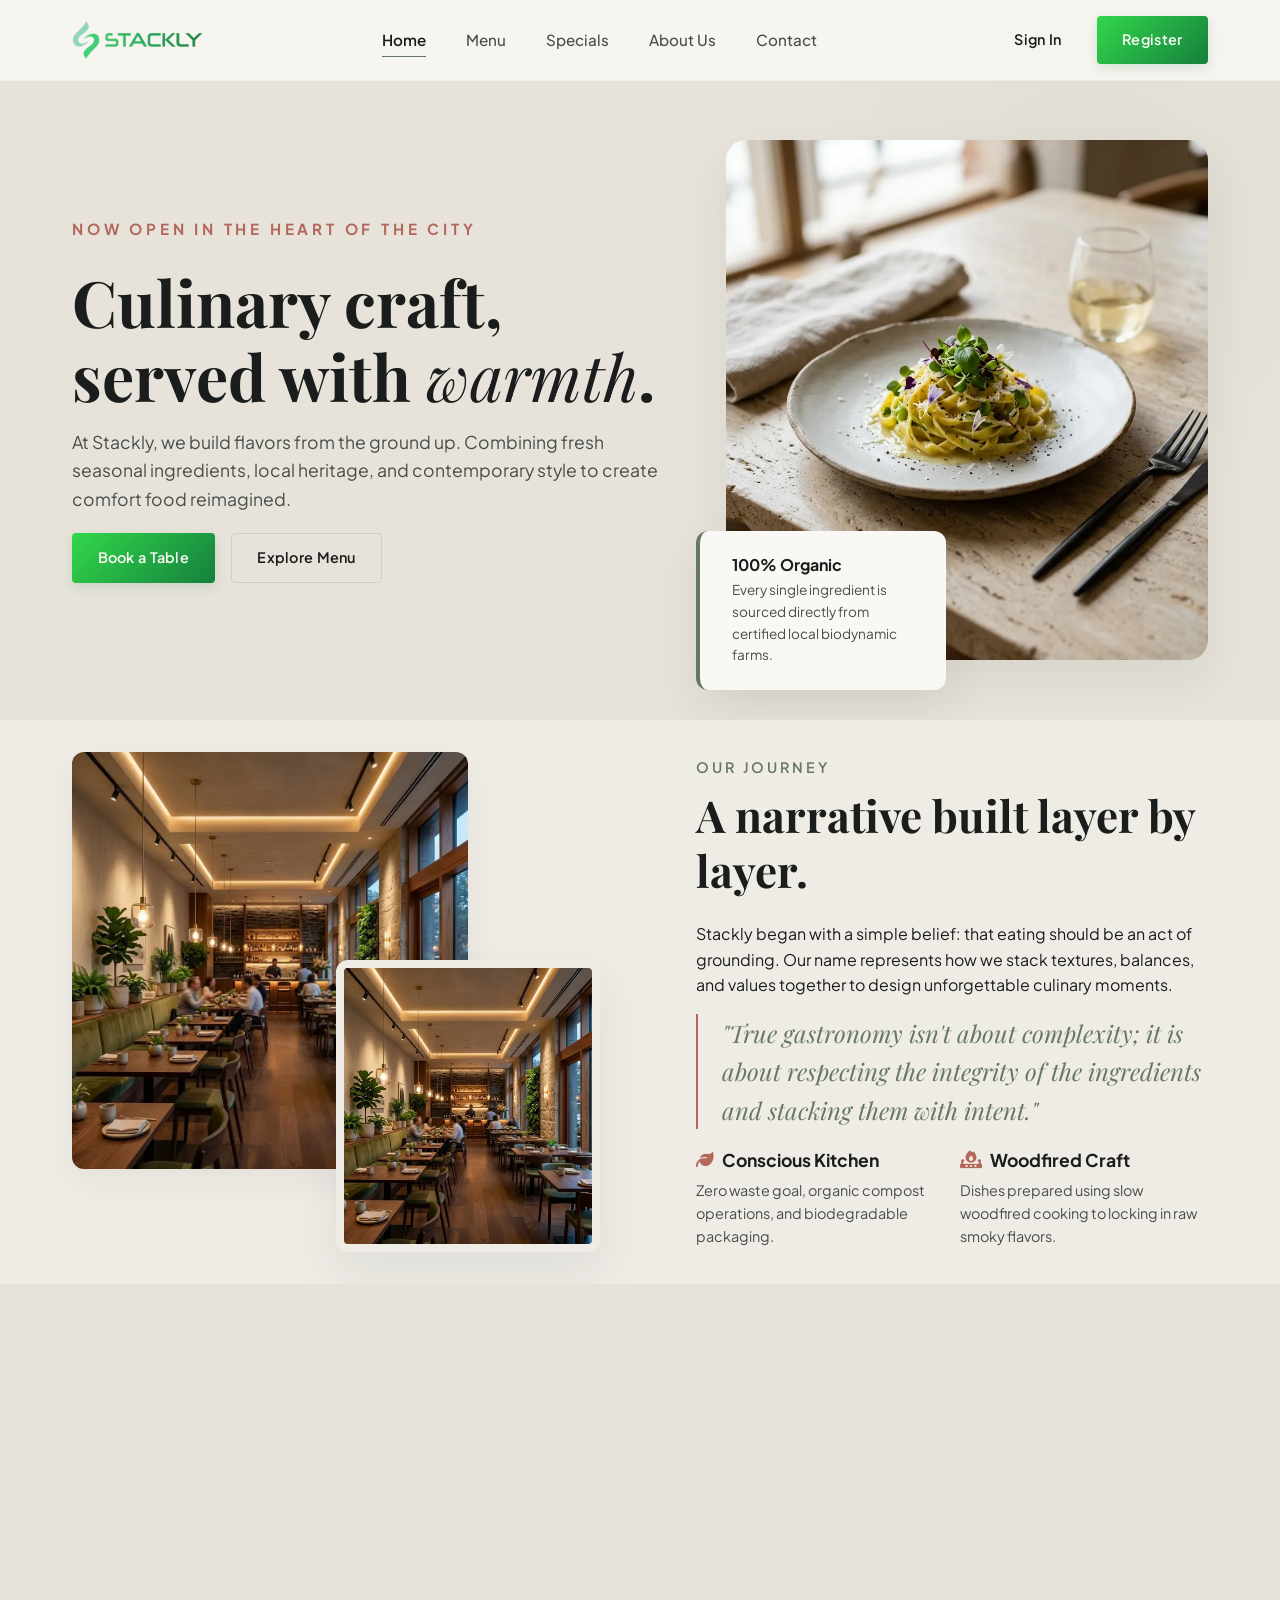
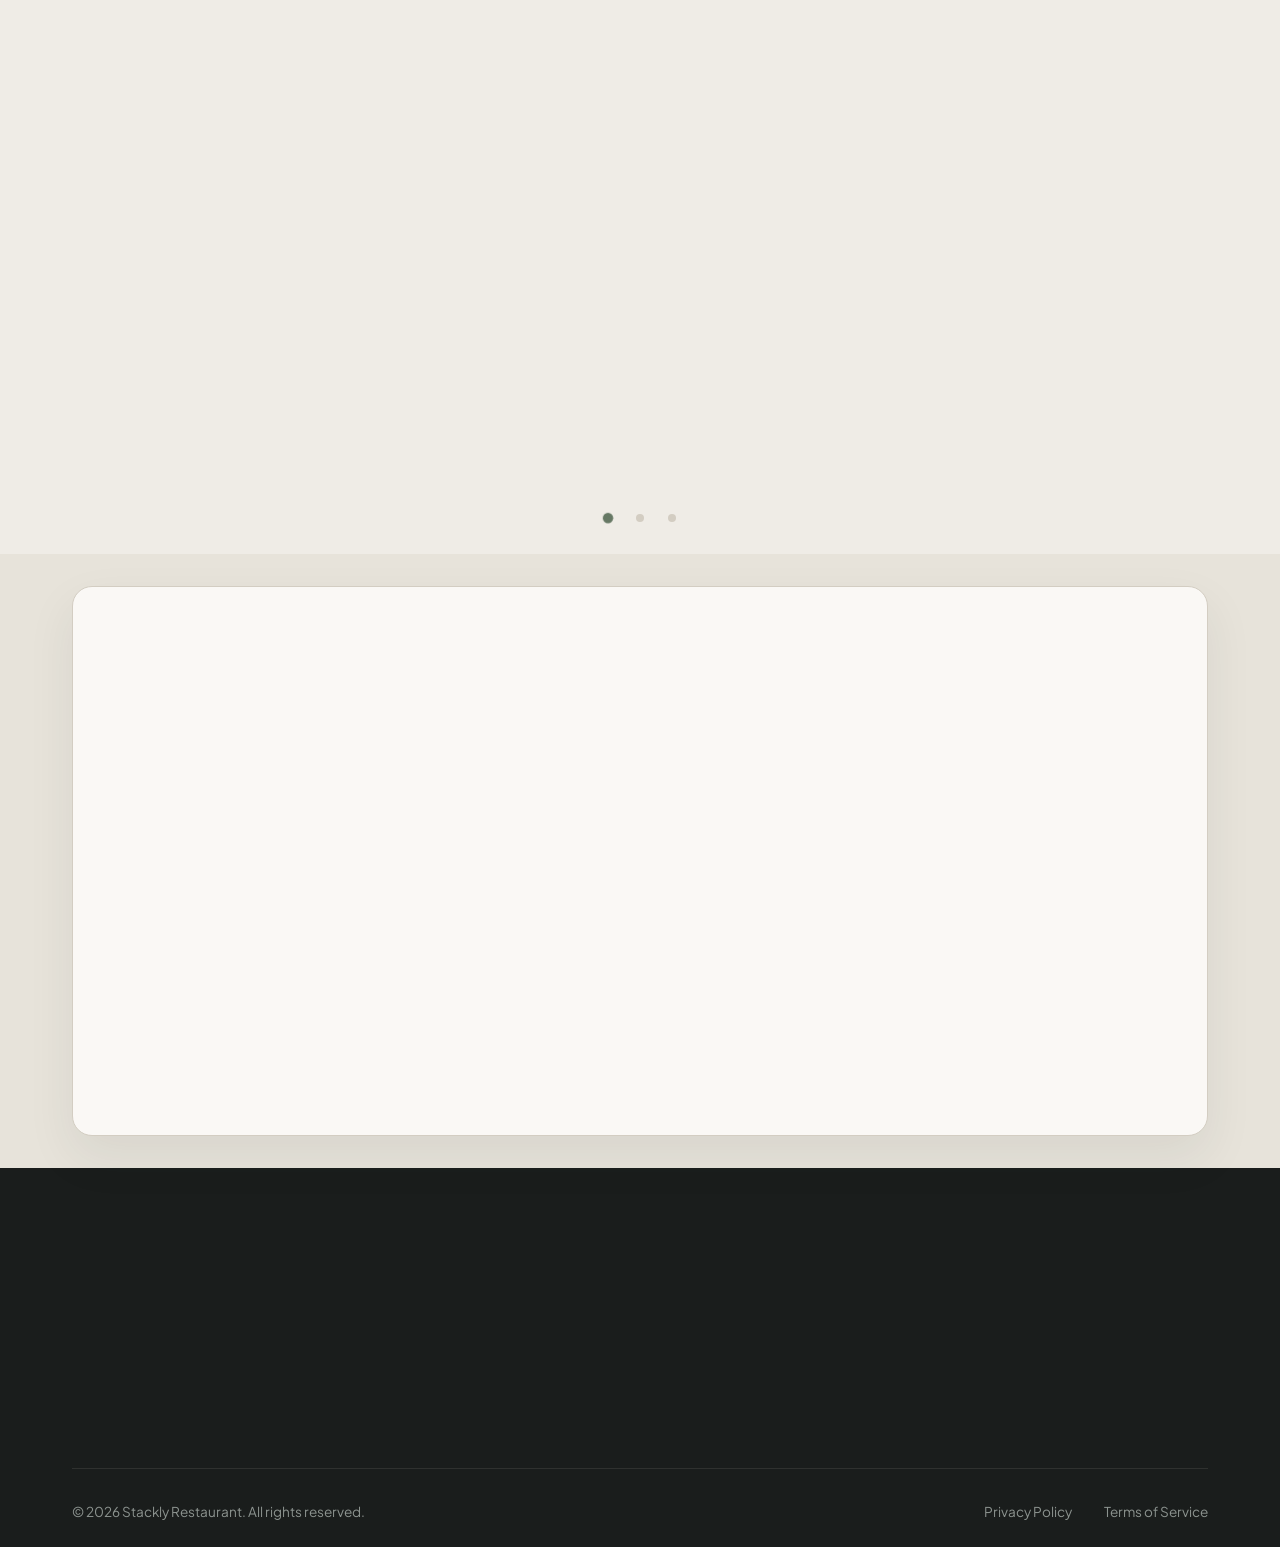
<file: index.html>
<!DOCTYPE html>
<html lang="en">

<head>
    <meta charset="UTF-8">
    <meta name="viewport" content="width=device-width, initial-scale=1.0">
    <meta name="description"
        content="Welcome to Stackly - An artisan culinary experience featuring fresh farm-to-table dining, cozy modern ambiance, and hand-crafted recipe specials.">
    <title>Stackly | Modern Culinary Craft & Comfort</title>
    <!-- Stylesheets -->
    <link rel="stylesheet" href="index.css">
    <!-- AOS CSS -->
    <link rel="stylesheet" href="https://unpkg.com/aos@next/dist/aos.css" />
    <!-- Icons CDN (FontAwesome for rich icons) -->
    <link rel="stylesheet" href="https://cdnjs.cloudflare.com/ajax/libs/font-awesome/6.4.0/css/all.min.css" />
    <!-- Google Fonts for Logo Logo Text and headings -->
    <link rel="preconnect" href="https://fonts.googleapis.com">
    <link rel="preconnect" href="https://fonts.gstatic.com" crossorigin>
    <link href="https://fonts.googleapis.com/css2?family=Space+Grotesk:wght@700&display=swap" rel="stylesheet">
</head>

<body>

    <!-- Page Loader Screen -->
    <div id="page-loader" class="page-loader">
        <div class="loader-logo-wrapper">
            <img class="loader-logo-img" src="assets/images/logo.webp" alt="Stackly Logo">
        </div>
    </div>

    <!-- Header & Navigation -->
    <header class="header">
        <div class="container">
            <div class="nav-wrapper">
                <!-- Logo -->
                <a href="index.html" class="logo" aria-label="Stackly Logo">
                    <img class="logo-img" src="assets/images/logo.webp" alt="Stackly Logo">
                </a>

                <!-- Nav Menu -->
                <nav>
                    <ul class="nav-menu" id="nav-menu">
                        <!-- Mobile Brand Logo -->
                        <li class="mobile-nav-logo">
                            <a href="index.html" class="logo" aria-label="Stackly Logo">
                                <img class="logo-img" src="assets/images/logo.webp" alt="Stackly Logo">
                            </a>
                        </li>
                        <li><a href="index.html" class="nav-link active">Home</a></li>
                        <li><a href="404.html" class="nav-link">Menu</a></li>
                        <li><a href="404.html" class="nav-link">Specials</a></li>
                        <li><a href="404.html" class="nav-link">About Us</a></li>
                        <li><a href="404.html" class="nav-link">Contact</a></li>
                        <!-- Mobile buttons inside menu -->
                        <div class="nav-actions-mobile display-none">
                            <a href="login.html" class="btn btn-link">Sign In</a>
                            <a href="register.html" class="btn btn-primary">Register</a>
                        </div>
                    </ul>
                </nav>

                <!-- Action Buttons (Desktop) -->
                <div class="nav-actions">
                    <a href="login.html" class="btn btn-link">Sign In</a>
                    <a href="register.html" class="btn btn-primary">Register</a>
                </div>

                <!-- Mobile Menu Toggle -->
                <button class="menu-toggle" id="menu-toggle" aria-label="Toggle Navigation Menu">
                    <span></span>
                    <span></span>
                    <span></span>
                </button>
            </div>
        </div>
    </header>

    <!-- SECTION 1: Hero Section -->
    <section class="hero" id="home">
        <div class="container">
            <div class="hero-grid">
                <div class="hero-content" data-aos="fade-right">
                    <span class="hero-tagline">Now Open in the Heart of the City</span>
                    <h1 class="hero-title">Culinary craft, served with <span>warmth</span>.</h1>
                    <p class="hero-description">At Stackly, we build flavors from the ground up. Combining fresh
                        seasonal ingredients, local heritage, and contemporary style to create comfort food reimagined.
                    </p>
                    <div class="hero-actions">
                        <a href="#reservations" class="btn btn-primary">Book a Table</a>
                        <a href="404.html" class="btn btn-outline">Explore Menu</a>
                    </div>
                </div>
                <div class="hero-image-wrapper" data-aos="fade-left">
                    <div class="hero-image-container">
                        <img src="assets/images/hero_dish.webp" alt="Gourmet plated fresh dining at Stackly">
                    </div>
                    <div class="hero-floating-card" data-aos="zoom-in" data-aos-delay="400">
                        <h3 class="floating-card-title">100% Organic</h3>
                        <p class="floating-card-text">Every single ingredient is sourced directly from certified local
                            biodynamic farms.</p>
                    </div>
                </div>
            </div>
        </div>
    </section>

    <!-- SECTION 2: Our Story (About Teaser) -->
    <section class="section" id="about">
        <div class="container">
            <div class="about-grid">
                <div class="about-images" data-aos="fade-right">
                    <div class="about-img-main">
                        <img src="assets/images/interior.webp" alt="Stackly modern restaurant aesthetic interior space">
                    </div>
                    <div class="about-img-sub">
                        <img src="assets/images/chef.webp" alt="Kitchen operations at Stackly">
                    </div>
                </div>
                <div class="about-content" data-aos="fade-left">
                    <span class="section-subtitle">Our Journey</span>
                    <h2 class="section-title" style="text-align: left; margin: 0 0 1.5rem 0;">A narrative built layer by
                        layer.</h2>
                    <p>Stackly began with a simple belief: that eating should be an act of grounding. Our name
                        represents how we stack textures, balances, and values together to design unforgettable culinary
                        moments.</p>
                    <p class="about-quote">"True gastronomy isn't about complexity; it is about respecting the integrity
                        of the ingredients and stacking them with intent."</p>
                    <div class="about-highlights">
                        <div class="highlight-item">
                            <h4><i class="fa-solid fa-leaf"></i> Conscious Kitchen</h4>
                            <p>Zero waste goal, organic compost operations, and biodegradable packaging.</p>
                        </div>
                        <div class="highlight-item">
                            <h4><i class="fa-solid fa-fire-burner"></i> Woodfired Craft</h4>
                            <p>Dishes prepared using slow woodfired cooking to locking in raw smoky flavors.</p>
                        </div>
                    </div>
                </div>
            </div>
        </div>
    </section>

    <!-- SECTION 3: Chef's Signature Specials -->
    <section class="section section-alt" id="specials">
        <div class="container">
            <div class="section-title-wrapper" data-aos="fade-up">
                <span class="section-subtitle">From the Kitchen</span>
                <h2 class="section-title">Today's Signature Specials</h2>
            </div>

            <div class="specials-grid">
                <!-- Special 1 -->
                <div class="special-card" data-aos="fade-up" data-aos-delay="100">
                    <div class="special-img-wrapper">
                        <img src="assets/images/dish_1.webp" alt="Artisanal Truffle Tagliatelle">
                        <span class="special-badge">Chef's Pick</span>
                        <span class="special-price">$28</span>
                    </div>
                    <div class="special-info">
                        <span class="special-meta">Homemade Pasta / Organic</span>
                        <h3 class="special-name">Artisan Truffle Tagliatelle</h3>
                        <p class="special-desc">Slow-rolled egg pasta tossed in light white truffle butter, shaved local
                            pecorino, and wild forest mushrooms.</p>
                        <div class="special-footer">
                            <div class="special-rating">
                                <i class="fa-solid fa-star"></i>
                                <i class="fa-solid fa-star"></i>
                                <i class="fa-solid fa-star"></i>
                                <i class="fa-solid fa-star"></i>
                                <i class="fa-solid fa-star"></i>
                            </div>
                            <button onclick="window.location.href='404.html'" class="special-order-btn">Order Now <i
                                    class="fa-solid fa-arrow-right-long"></i></button>
                        </div>
                    </div>
                </div>

                <!-- Special 2 -->
                <div class="special-card" data-aos="fade-up" data-aos-delay="200">
                    <div class="special-img-wrapper">
                        <img src="assets/images/dish_2.webp" alt="Charred Heirloom Carrots">
                        <span class="special-badge">Vegetarian</span>
                        <span class="special-price">$22</span>
                    </div>
                    <div class="special-info">
                        <span class="special-meta">Fresh / Gluten-Free</span>
                        <h3 class="special-name">Charred Tahini Baby Carrots</h3>
                        <p class="special-desc">Roasted organic baby carrots glazed with orange blossom honey, served
                            over rich stoneground tahini and roasted pistachios.</p>
                        <div class="special-footer">
                            <div class="special-rating">
                                <i class="fa-solid fa-star"></i>
                                <i class="fa-solid fa-star"></i>
                                <i class="fa-solid fa-star"></i>
                                <i class="fa-solid fa-star"></i>
                                <i class="fa-solid fa-star-half-stroke"></i>
                            </div>
                            <button onclick="window.location.href='404.html'" class="special-order-btn">Order Now <i
                                    class="fa-solid fa-arrow-right-long"></i></button>
                        </div>
                    </div>
                </div>

                <!-- Special 3 -->
                <div class="special-card" data-aos="fade-up" data-aos-delay="300">
                    <div class="special-img-wrapper">
                        <img src="assets/images/dish_3.webp" alt="Lavender Honey Panna Cotta">
                        <span class="special-badge">Signature Dessert</span>
                        <span class="special-price">$16</span>
                    </div>
                    <div class="special-info">
                        <span class="special-meta">Sweet / Elegant</span>
                        <h3 class="special-name">Deconstructed Lavender Panna Cotta</h3>
                        <p class="special-desc">Smooth local dairy panna cotta infused with organic lavender petals,
                            topped with wild honey drizzle and edible blossoms.</p>
                        <div class="special-footer">
                            <div class="special-rating">
                                <i class="fa-solid fa-star"></i>
                                <i class="fa-solid fa-star"></i>
                                <i class="fa-solid fa-star"></i>
                                <i class="fa-solid fa-star"></i>
                                <i class="fa-solid fa-star"></i>
                            </div>
                            <button onclick="window.location.href='404.html'" class="special-order-btn">Order Now <i
                                    class="fa-solid fa-arrow-right-long"></i></button>
                        </div>
                    </div>
                </div>
            </div>
        </div>
    </section>

    <!-- SECTION 4: Brand Philosophy / Core Pillars -->
    <section class="section" id="pillars">
        <div class="container">
            <div class="section-title-wrapper" data-aos="fade-up">
                <span class="section-subtitle">What We Value</span>
                <h2 class="section-title">The Pillars of Stackly Dining</h2>
            </div>

            <div class="pillars-grid">
                <!-- Pillar 1 -->
                <div class="pillar-item" data-aos="fade-up" data-aos-delay="100">
                    <div class="pillar-icon-box">
                        <svg viewBox="0 0 24 24" fill="none" stroke="currentColor" stroke-width="1.5"
                            stroke-linecap="round" stroke-linejoin="round">
                            <path d="M12 2L2 7l10 5 10-5-10-5zM2 17l10 5 10-5M2 12l10 5 10-5" />
                        </svg>
                    </div>
                    <h3 class="pillar-title">Layered Textures</h3>
                    <p class="pillar-desc">We structure our dishes with distinct flavor layers, ensuring each bite
                        provides a sensory revelation of taste and temperature.</p>
                </div>

                <!-- Pillar 2 -->
                <div class="pillar-item" data-aos="fade-up" data-aos-delay="200">
                    <div class="pillar-icon-box">
                        <svg viewBox="0 0 24 24" fill="none" stroke="currentColor" stroke-width="1.5"
                            stroke-linecap="round" stroke-linejoin="round">
                            <path d="M12 22s8-4 8-10V5l-8-3-8 3v7c0 6 8 10 8 10z" />
                        </svg>
                    </div>
                    <h3 class="pillar-title">Honest Sourcing</h3>
                    <p class="pillar-desc">No additives. No heavy processed fats. We treat nature with respect, sourcing
                        seasonal crops from fields we personally visit.</p>
                </div>

                <!-- Pillar 3 -->
                <div class="pillar-item" data-aos="fade-up" data-aos-delay="300">
                    <div class="pillar-icon-box">
                        <svg viewBox="0 0 24 24" fill="none" stroke="currentColor" stroke-width="1.5"
                            stroke-linecap="round" stroke-linejoin="round">
                            <circle cx="12" cy="12" r="10" />
                            <path d="M8 14s1.5 2 4 2 4-2 4-2M9 9h.01M15 9h.01" />
                        </svg>
                    </div>
                    <h3 class="pillar-title">Homestyle Serenity</h3>
                    <p class="pillar-desc">We designed our dining space to replicate the comfort of home. Gentle
                        acoustics, ambient glow, and warm hand-made details.</p>
                </div>
            </div>
        </div>
    </section>

    <!-- SECTION 5: Ambiance Tour & Gallery -->
    <section class="section section-alt" id="tour">
        <div class="container">
            <div class="tour-container">
                <div class="tour-visual" data-aos="fade-right">
                    <img src="assets/images/chef.webp" alt="Warm kitchen prep ambiance at Stackly">
                    <div class="tour-video-overlay">
                        <button class="play-btn" onclick="window.location.href='404.html'"
                            aria-label="Play Ambiance Video">
                            <i class="fa-solid fa-play"></i>
                        </button>
                    </div>
                </div>
                <div class="tour-content" data-aos="fade-left">
                    <span class="section-subtitle">Experience Ambiance</span>
                    <h2 class="section-title" style="text-align: left; margin: 0 0 1.5rem 0;">A visual tour into our
                        process.</h2>
                    <p>Observe the delicate rhythm of our open kitchen. At Stackly, transparency is part of the recipe.
                        Guests are encouraged to watch the flames, smell the sourdough, and converse with the culinary
                        team.</p>

                    <div class="tour-features">
                        <div class="tour-feature-item">
                            <span class="tour-feature-number">01</span>
                            <div class="tour-feature-info">
                                <h4>Open Fire Hearth</h4>
                                <p>Watch wood fire transform raw dough into blistered artisanal flatbreads.</p>
                            </div>
                        </div>
                        <div class="tour-feature-item">
                            <span class="tour-feature-number">02</span>
                            <div class="tour-feature-info">
                                <h4>Curated Acoustic Design</h4>
                                <p>Muted noise paneling guarantees conversations remain intimate and clear.</p>
                            </div>
                        </div>
                        <div class="tour-feature-item">
                            <span class="tour-feature-number">03</span>
                            <div class="tour-feature-info">
                                <h4>Warm Natural Finishes</h4>
                                <p>Reclaimed oak, unpolished limestone, and handcrafted ceramics set the stage.</p>
                            </div>
                        </div>
                    </div>
                </div>
            </div>
        </div>
    </section>

    <!-- SECTION 6: Guest Testimonials Carousel -->
    <section class="section" id="testimonials">
        <div class="container">
            <div class="section-title-wrapper" data-aos="fade-up">
                <span class="section-subtitle">Guest Reviews</span>
                <h2 class="section-title">Heard from the Table</h2>
            </div>

            <div class="testimonials-slider" data-aos="fade-up" data-aos-delay="100">
                <!-- Slide 1 -->
                <div class="testimonial-slide active">
                    <i class="fa-solid fa-quote-left testimonial-quote-icon"></i>
                    <p class="testimonial-text">"Stackly manages to pull off something incredibly rare: it makes fine
                        dining feel deeply comforting. The Tagliatelle has an earthy depth that I will be dreaming about
                        for months."</p>
                    <div class="testimonial-author">
                        <div class="testimonial-avatar">
                            <img src="assets/images/dish_2.webp" alt="Reviewer Avatar 1">
                        </div>
                        <div class="testimonial-meta">
                            <h5>Elena Vance</h5>
                            <p>Culinary Critic, Metropolitan Journal</p>
                        </div>
                    </div>
                </div>

                <!-- Slide 2 -->
                <div class="testimonial-slide">
                    <i class="fa-solid fa-quote-left testimonial-quote-icon"></i>
                    <p class="testimonial-text">"The mild-toned interior immediately relaxes you. But once the dishes
                        arrive, the textures wake you up. The honey-roasted baby carrots were the standout dish of my
                        year."</p>
                    <div class="testimonial-author">
                        <div class="testimonial-avatar">
                            <img src="assets/images/hero_dish.webp" alt="Reviewer Avatar 2">
                        </div>
                        <div class="testimonial-meta">
                            <h5>Marcus Sterling</h5>
                            <p>Chef & Food Writer, Craft Kitchen</p>
                        </div>
                    </div>
                </div>

                <!-- Slide 3 -->
                <div class="testimonial-slide">
                    <i class="fa-solid fa-quote-left testimonial-quote-icon"></i>
                    <p class="testimonial-text">"Stackly values food honesty above all. You can taste the purity of the
                        local ingredients in every layer. A masterpiece of rustic culinary design."</p>
                    <div class="testimonial-author">
                        <div class="testimonial-avatar">
                            <img src="assets/images/dish_1.webp" alt="Reviewer Avatar 3">
                        </div>
                        <div class="testimonial-meta">
                            <h5>Dr. Sarah Jenkins</h5>
                            <p>Loyal Guest / Organic Farmer</p>
                        </div>
                    </div>
                </div>
            </div>

            <!-- Slide navigation dots -->
            <div class="testimonials-nav">
                <button class="nav-dot active" aria-label="Go to slide 1"></button>
                <button class="nav-dot" aria-label="Go to slide 2"></button>
                <button class="nav-dot" aria-label="Go to slide 3"></button>
            </div>
        </div>
    </section>

    <!-- SECTION 7: Reservations & Opening Hours -->
    <section class="section section-alt" id="reservations">
        <div class="container">
            <div class="reservation-wrapper">
                <!-- Hours details -->
                <div class="reservation-details" data-aos="fade-right">
                    <span class="details-subtitle">Timing & Location</span>
                    <h3 class="details-title">Join Us at the Table</h3>
                    <ul class="hours-list">
                        <li class="hours-item">
                            <span>Monday - Thursday</span>
                            <span>12:00 PM - 10:00 PM</span>
                        </li>
                        <li class="hours-item">
                            <span>Friday - Saturday</span>
                            <span>12:00 PM - 11:30 PM</span>
                        </li>
                        <li class="hours-item">
                            <span>Sunday Brunch</span>
                            <span>11:00 AM - 4:00 PM</span>
                        </li>
                    </ul>
                    <div class="contact-callout">
                        <div class="contact-icon">
                            <i class="fa-solid fa-phone"></i>
                        </div>
                        <div class="contact-text">
                            <p>Call for immediate bookings</p>
                            <a href="tel:+15550198">+1 (555) 019-8120</a>
                        </div>
                    </div>
                </div>

                <!-- Reservation Form -->
                <div class="reservation-form-container" data-aos="fade-left">
                    <span class="details-subtitle">Inquire Table</span>
                    <h3 class="details-title" style="margin-bottom: 2rem;">Secure a Spot</h3>
                    <form id="reservation-form" action="404.html" class="reservation-form">
                        <div class="form-row">
                            <div class="form-group">
                                <input type="text" class="form-control" placeholder="Full Name" required>
                            </div>
                            <div class="form-group">
                                <input type="email" class="form-control" placeholder="Email Address" required>
                            </div>
                        </div>
                        <div class="form-row">
                            <div class="form-group">
                                <input type="date" class="form-control" required>
                            </div>
                            <div class="form-group">
                                <select class="form-control" required>
                                    <option value="" disabled selected>Number of Guests</option>
                                    <option value="1">1 Person</option>
                                    <option value="2">2 People</option>
                                    <option value="4">4 People</option>
                                    <option value="6">6+ People</option>
                                </select>
                            </div>
                        </div>
                        <div class="form-group">
                            <textarea class="form-control"
                                placeholder="Special Requests (Allergies, Seating Preferences, Special Occasion)"></textarea>
                        </div>
                        <button type="submit" class="btn btn-primary" style="width: 100%;">Submit Booking
                            Request</button>
                    </form>
                </div>
            </div>
        </div>
    </section>

    <!-- SECTION 8: Footer & Newsletter -->
    <footer class="footer">
        <div class="container">
            <div class="footer-top">
                <!-- Branding -->
                <div class="footer-brand" data-aos="fade-up" data-aos-delay="100">
                    <a href="index.html" class="logo" aria-label="Stackly Logo">
                        <img class="logo-img" src="assets/images/logo.webp" alt="Stackly Logo">
                    </a>
                    <p class="footer-desc">Building flavors layered with care, honesty, and local heritage in every
                        plate.</p>
                    <div class="footer-socials">
                        <a href="404.html" class="social-link" aria-label="Instagram"><i
                                class="fa-brands fa-instagram"></i></a>
                        <a href="404.html" class="social-link" aria-label="Facebook"><i
                                class="fa-brands fa-facebook-f"></i></a>
                        <a href="404.html" class="social-link" aria-label="Yelp"><i class="fa-brands fa-yelp"></i></a>
                    </div>
                </div>

                <!-- Navigation links -->
                <div class="footer-links" data-aos="fade-up" data-aos-delay="200">
                    <h4>Explore Stackly</h4>
                    <ul class="footer-menu">
                        <li><a href="index.html">Home</a></li>
                        <li><a href="404.html">Menu & Dishes</a></li>
                        <li><a href="404.html">Specials</a></li>
                        <li><a href="404.html">Our Philosophy</a></li>
                        <li><a href="404.html">Contact Us</a></li>
                    </ul>
                </div>

                <!-- Newsletter subscription -->
                <div class="footer-newsletter" data-aos="fade-up" data-aos-delay="300">
                    <h4>The Stackly Letter</h4>
                    <p>Subscribe to receive news of pop-up events, seasonal menu changes, and recipes from the kitchen.
                    </p>
                    <form class="newsletter-form" action="404.html">
                        <input type="email" class="newsletter-input" placeholder="Your Email Address"
                            aria-label="Email for newsletter" required>
                        <button type="submit" class="newsletter-btn" aria-label="Subscribe"><i
                                class="fa-solid fa-paper-plane"></i></button>
                    </form>
                </div>

                <!-- Salem Map Location -->
                <div class="footer-map" data-aos="fade-up" data-aos-delay="400">
                    <h4>Map</h4>
                    <div
                        style="border-radius: 8px; overflow: hidden; margin-top: 1rem; border: 1px solid rgba(230, 226, 218, 0.1);">
                        <iframe
                            src="https://www.google.com/maps/embed?pb=!1m18!1m12!1m3!1d15624.475459345717!2d78.11894982635956!3d11.65882672322302!2m3!1f0!2f0!3f0!3m2!1i1024!2i768!4f13.1!3m3!1m2!1s0x3babf1ccf52c6117%3A0xbc99acaf3d10ab28!2sSalem%2C%20Tamil%20Nadu!5e0!3m2!1sen!2sin!4v1717200000000!5m2!1sen!2sin"
                            width="100%" height="115"
                            style="border:0; display:block; filter: grayscale(1) invert(0.9) contrast(1.2);"
                            allowfullscreen="" loading="lazy" referrerpolicy="no-referrer-when-downgrade"></iframe>
                    </div>
                </div>
            </div>

            <!-- Footer Bottom -->
            <div class="footer-bottom">
                <p>&copy; 2026 Stackly Restaurant. All rights reserved.</p>
                <div class="footer-policy-links">
                    <a href="404.html">Privacy Policy</a>
                    <a href="404.html">Terms of Service</a>
                </div>
            </div>
        </div>
    </footer>

    <!-- AOS JS -->
    <script src="https://unpkg.com/aos@next/dist/aos.js"></script>
    <!-- Custom Scripts -->
    <script src="index.js"></script>
</body>

</html>
</file>
<file: index.css>
/* 
   Stackly Restaurant - Custom Stylesheet
   Theme: Mild, Organic, Editorial Modern
*/

@import url('https://fonts.googleapis.com/css2?family=Playfair+Display:ital,wght@0,400..900;1,400..900&family=Plus+Jakarta+Sans:wght@300;400;500;600;700;800&display=swap');

:root {
    /* Gradient color variable (fresh green gradient) */
    --gradient-primary: linear-gradient(135deg, #32D74B, #15803D);
    --gradient-primary-hover: linear-gradient(135deg, #15803D, #064E3B);
    /* Color Palette (Slightly Darker & Richer Theme) */
    --bg-primary: #EFECE6;
    /* Slightly darker warm plaster */
    --bg-secondary: #E7E3DA;
    /* Darker warm limestone beige */
    --bg-card: #FAF8F5;
    /* Warm off-white card instead of pure white */
    --text-primary: #1A1D1C;
    /* Darker deep charcoal */
    --text-secondary: #484E4B;
    /* Darker muted slate grey */
    --accent-sage: #667864;
    /* Darker organic sage green */
    --accent-sage-dark: #4F5E4D;
    --accent-terracotta: #B3685B;
    /* Darker, richer terracotta clay */
    --accent-honey: #B88549;
    /* Richer honey amber */
    --border-color: #D3CDC2;
    /* Darker beige border */

    /* Layout & Shadows */
    --shadow-sm: 0 4px 12px rgba(44, 48, 46, 0.03);
    --shadow-md: 0 12px 32px rgba(44, 48, 46, 0.05);
    --shadow-lg: 0 20px 48px rgba(44, 48, 46, 0.08);

    /* Typography */
    --font-heading: 'Playfair Display', serif;
    --font-body: 'Plus Jakarta Sans', sans-serif;

    /* Transitions (Targeted properties to avoid conflicting with AOS transforms and opacity animations) */
    --transition-smooth: color 0.5s cubic-bezier(0.16, 1, 0.3, 1), background-color 0.5s cubic-bezier(0.16, 1, 0.3, 1), border-color 0.5s cubic-bezier(0.16, 1, 0.3, 1), box-shadow 0.5s cubic-bezier(0.16, 1, 0.3, 1), fill 0.5s cubic-bezier(0.16, 1, 0.3, 1);
    --transition-fast: color 0.25s ease, background-color 0.25s ease, border-color 0.25s ease, fill 0.25s ease, opacity 0.25s ease;
}

/* Reset & Base Styles */
* {
    margin: 0;
    padding: 0;
    box-sizing: border-box;
}

html {
    scroll-behavior: smooth;
    overflow-x: hidden;
    width: 100%;
    position: relative;
}

body {
    background-color: var(--bg-primary);
    color: var(--text-primary);
    font-family: var(--font-body);
    line-height: 1.6;
    overflow-x: hidden;
    width: 100%;
    position: relative;
    -webkit-font-smoothing: antialiased;
}

/* Hardware acceleration to prevent micro-shaking/flicker of animated text and containers on scroll */
[data-aos] {
    backface-visibility: hidden;
    -webkit-backface-visibility: hidden;
    perspective: 1000px;
    -webkit-perspective: 1000px;
    transform-style: preserve-3d;
    -webkit-transform-style: preserve-3d;
}

a {
    color: inherit;
    text-decoration: none;
    transition: var(--transition-fast);
}

button,
input,
textarea,
select {
    font-family: inherit;
}

img {
    max-width: 100%;
    height: auto;
    display: block;
}

/* Page Loader Screen */
.page-loader {
    position: fixed;
    top: 0;
    left: 0;
    width: 100%;
    height: 100%;
    background-color: var(--bg-primary);
    z-index: 9999;
    display: flex;
    align-items: center;
    justify-content: center;
    transition: opacity 0.4s ease, visibility 0.4s ease;
    opacity: 1;
    visibility: visible;
}

.page-loader.fade-out {
    opacity: 0;
    visibility: hidden;
    pointer-events: none;
}

.loader-logo-wrapper {
    animation: logo-pulse 1.8s ease-in-out infinite;
    width: 240px;
    display: flex;
    justify-content: center;
    align-items: center;
}

.loader-logo-svg,
.loader-logo-img {
    width: 100%;
    height: auto;
}

.loader-logo-svg .logo-s-top {
    fill: var(--accent-sage);
}

.loader-logo-svg .logo-s-bottom {
    fill: var(--text-primary);
}

.loader-logo-svg .logo-text {
    fill: var(--text-primary);
}

@keyframes logo-pulse {
    0% {
        transform: scale(0.95);
        opacity: 0.7;
    }

    50% {
        transform: scale(1.05);
        opacity: 1;
    }

    100% {
        transform: scale(0.95);
        opacity: 0.7;
    }
}

/* Typography Helper Classes */
h1,
h2,
h3,
h4,
h5,
h6 {
    font-family: var(--font-heading);
    font-weight: 700;
    line-height: 1.25;
}

.text-accent-sage {
    color: var(--accent-sage);
}

.text-accent-terracotta {
    color: var(--accent-terracotta);
}

.text-accent-honey {
    color: var(--accent-honey);
}

/* Common Layout Components */
.container {
    width: 100%;
    max-width: 1200px;
    margin: 0 auto;
    padding: 0 2rem;
}

.section {
    scroll-margin-top: 80px;
    /* Offset for fixed header */
    padding: 2rem 0;
    position: relative;
}

.section-alt {
    background-color: var(--bg-secondary);
}

.section-title-wrapper {
    text-align: center;
    margin-bottom: 2rem;
}

.section-subtitle {
    font-family: var(--font-body);
    font-size: 0.9rem;
    font-weight: 600;
    text-transform: uppercase;
    letter-spacing: 0.2em;
    color: var(--accent-sage);
    margin-bottom: 0.5rem;
    display: block;
}

.section-title {
    font-size: 2.75rem;
    color: var(--text-primary);
    max-width: 600px;
    margin: 0 auto;
}

/* Styled Scrollbars */
::-webkit-scrollbar {
    width: 8px;
}

::-webkit-scrollbar-track {
    background: var(--bg-primary);
}

::-webkit-scrollbar-thumb {
    background: var(--border-color);
    border-radius: 4px;
}

::-webkit-scrollbar-thumb:hover {
    background: var(--accent-sage);
}

/* Header & Navigation */
.header {
    position: fixed;
    top: 0;
    left: 0;
    width: 100%;
    z-index: 1000;
    background-color: rgba(250, 249, 246, 0.8);
    backdrop-filter: blur(12px);
    -webkit-backdrop-filter: blur(12px);
    border-bottom: 1px solid rgba(230, 226, 218, 0.4);
    transition: var(--transition-smooth);
}

.header.scrolled {
    background-color: rgba(250, 249, 246, 0.95);
    padding: 0.8rem 0;
    box-shadow: var(--shadow-sm);
}

.nav-wrapper {
    display: flex;
    justify-content: space-between;
    align-items: center;
    height: 80px;
    transition: var(--transition-smooth);
}

.header.scrolled .nav-wrapper {
    height: 70px;
}

/* SVG & Image Logo Styling */
.logo {
    display: flex;
    align-items: center;
    gap: 0.5rem;
}

.logo-img {
    height: 38px;
    width: auto;
    object-fit: contain;
    transition: var(--transition-smooth);
}

.logo:hover .logo-img {
    transform: scale(1.05);
}

.logo-svg {
    height: 38px;
    width: auto;
}

.logo-s-top {
    fill: var(--accent-sage);
    transition: var(--transition-smooth);
}

.logo-s-bottom {
    fill: var(--text-primary);
    transition: var(--transition-smooth);
}

.logo-text {
    fill: var(--accent-sage);
    font-family: 'Space Grotesk', 'Plus Jakarta Sans', sans-serif;
    font-weight: 700;
    letter-spacing: 0.05em;
    transition: var(--transition-smooth);
}

.logo:hover .logo-s-top {
    fill: var(--accent-terracotta);
    transform: translateY(-2px);
}

.logo:hover .logo-s-bottom {
    fill: var(--accent-sage);
    transform: translateY(2px);
}

.logo:hover .logo-text {
    fill: var(--accent-terracotta);
}

/* Navigation Menu */
.nav-menu {
    display: flex;
    align-items: center;
    list-style: none;
    gap: 2.5rem;
}

.mobile-nav-logo {
    display: none;
}

.nav-link {
    font-size: 0.95rem;
    font-weight: 500;
    color: var(--text-secondary);
    position: relative;
    padding: 0.5rem 0;
}

.nav-link::after {
    content: '';
    position: absolute;
    bottom: 0;
    left: 0;
    width: 0;
    height: 1.5px;
    background-color: var(--accent-sage);
    transition: var(--transition-smooth);
}

.nav-link:hover {
    color: var(--text-primary);
}

.nav-link:hover::after {
    width: 100%;
}

.nav-link.active {
    color: var(--text-primary);
    font-weight: 600;
}

.nav-link.active::after {
    width: 100%;
}

/* Action Buttons */
.nav-actions {
    display: flex;
    align-items: center;
    gap: 1rem;
}

.btn {
    display: inline-flex;
    align-items: center;
    justify-content: center;
    padding: 0.8rem 1.6rem;
    border-radius: 4px;
    font-size: 0.9rem;
    font-weight: 600;
    letter-spacing: 0.02em;
    cursor: pointer;
    transition: var(--transition-smooth);
    border: none;
    outline: none;
}

.btn-link {
    color: var(--text-primary);
    background: transparent;
    padding: 0.8rem 1.2rem;
}

.btn-link:hover {
    color: var(--accent-sage);
}

.btn-primary {
    background: var(--gradient-primary);
    color: #FAF8F5;
    border: none;
    box-shadow: 0 4px 12px rgba(21, 128, 61, 0.15);
}

/* Gradient button variant */
.btn-gradient {
    background: var(--gradient-primary);
    color: #FAF8F5;
    border: none;
    box-shadow: 0 4px 12px rgba(21, 128, 61, 0.15);
    transition: var(--transition-smooth);
}

.btn-gradient:hover {
    background: var(--gradient-primary-hover);
    transform: translateY(-2px);
    box-shadow: 0 6px 16px rgba(21, 128, 61, 0.3);
}

.btn-primary:hover {
    background: var(--gradient-primary-hover);
    color: #FAF8F5;
    transform: translateY(-2px);
    box-shadow: 0 6px 16px rgba(21, 128, 61, 0.3);
}

.btn-outline {
    background: transparent;
    color: var(--text-primary);
    border: 1.5px solid var(--border-color);
}

.btn-outline:hover {
    border-color: var(--text-primary);
    background-color: var(--text-primary);
    color: var(--bg-primary);
    transform: translateY(-2px);
}

/* Mobile Menu Toggle */
.menu-toggle {
    display: none;
    flex-direction: column;
    justify-content: space-between;
    width: 24px;
    height: 18px;
    background: transparent;
    border: none;
    cursor: pointer;
    z-index: 1100;
}

.menu-toggle span {
    width: 100%;
    height: 2px;
    background-color: var(--text-primary);
    transition: var(--transition-fast);
}

.menu-toggle.open span:nth-child(1) {
    transform: translateY(8px) rotate(45deg);
}

.menu-toggle.open span:nth-child(2) {
    opacity: 0;
}

.menu-toggle.open span:nth-child(3) {
    transform: translateY(-8px) rotate(-45deg);
}

html.overflow-hidden,
body.overflow-hidden {
    overflow: hidden !important;
    height: 100% !important;
}

.display-none {
    display: none !important;
}

/* Section 1: Hero Section */
.hero {
    min-height: 80vh;
    display: flex;
    align-items: center;
    padding-top: 140px;
    padding-bottom: 60px;
    background-color: var(--bg-secondary);
    position: relative;
    overflow: hidden;
}

.hero::before {
    content: '';
    position: absolute;
    top: -10%;
    right: -10%;
    width: 50%;
    height: 80%;
    background: radial-gradient(circle, rgba(129, 145, 127, 0.08) 0%, rgba(250, 249, 246, 0) 70%);
    z-index: 1;
    pointer-events: none;
}

.hero-grid {
    display: grid;
    grid-template-columns: 1.1fr 0.9fr;
    gap: 4rem;
    align-items: center;
    position: relative;
    z-index: 2;
}

.hero-content {
    max-width: 620px;
}

.hero-tagline {
    font-size: 0.95rem;
    text-transform: uppercase;
    letter-spacing: 0.25em;
    color: var(--accent-terracotta);
    font-weight: 700;
    margin-bottom: 1.5rem;
    display: block;
}

.hero-title {
    font-size: 4rem;
    line-height: 1.15;
    color: var(--text-primary);
    margin-bottom: 1rem;
}

.hero-title span {
    font-style: italic;
    font-weight: 400;
    font-family: var(--font-heading);
}

.hero-description {
    font-size: 1.1rem;
    color: var(--text-secondary);
    margin-bottom: 1.25rem;
    font-weight: 400;
}

.hero-actions {
    display: flex;
    gap: 1rem;
}

.hero-image-wrapper {
    position: relative;
}

.hero-image-container {
    border-radius: 20px;
    overflow: hidden;
    box-shadow: var(--shadow-lg);
    position: relative;
}

.hero-image-container img {
    width: 100%;
    height: 520px;
    object-fit: cover;
    transition: transform 1.5s cubic-bezier(0.16, 1, 0.3, 1);
}

.hero-image-container:hover img {
    transform: scale(1.05);
}

.hero-floating-card {
    position: absolute;
    bottom: -30px;
    left: -30px;
    background-color: var(--bg-card);
    padding: 1.5rem 2rem;
    border-radius: 12px;
    box-shadow: var(--shadow-lg);
    border-left: 4px solid var(--accent-sage);
    max-width: 250px;
}

.floating-card-title {
    font-family: var(--font-body);
    font-weight: 700;
    font-size: 1rem;
    margin-bottom: 0.25rem;
}

.floating-card-text {
    font-size: 0.85rem;
    color: var(--text-secondary);
}

/* Section 2: Our Story (About Teaser) */
.about-grid {
    display: grid;
    grid-template-columns: 1fr 1fr;
    gap: 5rem;
    align-items: center;
}

.about-images {
    display: grid;
    grid-template-columns: repeat(12, 1fr);
    grid-template-rows: repeat(12, 1fr);
    height: 500px;
    position: relative;
}

.about-img-main {
    grid-column: 1 / 10;
    grid-row: 1 / 11;
    border-radius: 12px;
    overflow: hidden;
    box-shadow: var(--shadow-md);
}

.about-img-sub {
    grid-column: 7 / 13;
    grid-row: 6 / 13;
    border-radius: 12px;
    overflow: hidden;
    border: 8px solid var(--bg-primary);
    box-shadow: var(--shadow-lg);
    z-index: 2;
}

.about-img-main img,
.about-img-sub img {
    width: 100%;
    height: 100%;
    object-fit: cover;
}

.about-content {
    padding-left: 1rem;
}

.about-quote {
    font-family: var(--font-heading);
    font-size: 1.5rem;
    font-style: italic;
    color: var(--accent-sage);
    border-left: 2px solid var(--accent-terracotta);
    padding-left: 1.5rem;
    margin: 1rem 0;
}

.about-highlights {
    display: grid;
    grid-template-columns: 1fr 1fr;
    gap: 1rem;
    margin-top: 1.25rem;
}

.highlight-item:hover {
    background: var(--gradient-primary);
    color: var(--bg-primary);
}

.highlight-item h4 {
    font-family: var(--font-body);
    font-size: 1.1rem;
    font-weight: 700;
    margin-bottom: 0.5rem;
    display: flex;
    align-items: center;
    gap: 0.5rem;
}

.highlight-item h4 i {
    color: var(--accent-terracotta);
}

.highlight-item p {
    font-size: 0.9rem;
    color: var(--text-secondary);
}

/* Section 3: Chef's Signature Specials */
.specials-grid {
    display: grid;
    grid-template-columns: repeat(3, 1fr);
    gap: 2.5rem;
}

.special-card {
    background-color: var(--bg-card);
    border-radius: 16px;
    overflow: hidden;
    box-shadow: var(--shadow-sm);
    border: 1px solid var(--border-color);
    transition: var(--transition-smooth);
    display: flex;
    flex-direction: column;
    height: 100%;
}

.special-card:hover {
    transform: translateY(-8px);
    box-shadow: var(--shadow-lg);
    border-color: rgba(129, 145, 127, 0.3);
}

.special-img-wrapper {
    position: relative;
    height: 260px;
    overflow: hidden;
}

.special-img-wrapper img {
    width: 100%;
    height: 100%;
    object-fit: cover;
    transition: transform 1.2s cubic-bezier(0.16, 1, 0.3, 1);
}

.special-card:hover .special-img-wrapper img {
    transform: scale(1.08);
}

.special-badge {
    position: absolute;
    top: 1.5rem;
    left: 1.5rem;
    background-color: rgba(250, 249, 246, 0.9);
    padding: 0.4rem 0.8rem;
    border-radius: 30px;
    font-size: 0.75rem;
    font-weight: 700;
    text-transform: uppercase;
    letter-spacing: 0.1em;
    color: var(--accent-sage-dark);
}

.special-price {
    position: absolute;
    bottom: 1.5rem;
    right: 1.5rem;
    background-color: var(--text-primary);
    color: var(--bg-primary);
    padding: 0.5rem 1rem;
    border-radius: 4px;
    font-family: var(--font-body);
    font-weight: 700;
    font-size: 1.1rem;
}

.special-info {
    padding: 2rem;
    display: flex;
    flex-direction: column;
    flex-grow: 1;
}

.special-meta {
    display: flex;
    gap: 1rem;
    margin-bottom: 0.75rem;
    font-size: 0.8rem;
    color: var(--accent-terracotta);
    font-weight: 600;
    text-transform: uppercase;
}

.special-name {
    font-size: 1.5rem;
    margin-bottom: 1rem;
    transition: var(--transition-fast);
}

.special-card:hover .special-name {
    color: var(--accent-sage);
}

.special-desc {
    color: var(--text-secondary);
    font-size: 0.95rem;
    margin-bottom: 1.5rem;
}

.special-footer {
    display: flex;
    justify-content: space-between;
    align-items: center;
    border-top: 1px solid var(--border-color);
    padding-top: 1.25rem;
    margin-top: auto;
}

.special-rating {
    display: flex;
    gap: 0.25rem;
    color: var(--accent-honey);
    font-size: 0.9rem;
}

.special-order-btn {
    font-size: 0.85rem;
    font-weight: 700;
    color: var(--text-primary);
    display: flex;
    align-items: center;
    gap: 0.25rem;
    background: transparent;
    border: none;
    cursor: pointer;
}

.special-order-btn i {
    transition: transform 0.3s ease;
}

.special-order-btn:hover i {
    transform: translateX(4px);
}

/* Section 4: Brand Philosophy / Core Pillars */
.pillars-grid {
    display: grid;
    grid-template-columns: repeat(3, 1fr);
    gap: 3rem;
}

.pillar-item {
    text-align: center;
    padding: 1.5rem 1rem;
    border-radius: 12px;
    transition: var(--transition-smooth);
}

.pillar-item:hover {
    background-color: var(--bg-card);
    box-shadow: var(--shadow-sm);
}

.pillar-icon-box {
    width: 80px;
    height: 80px;
    background-color: var(--bg-secondary);
    border-radius: 50%;
    display: flex;
    align-items: center;
    justify-content: center;
    margin: 0 auto 1rem;
    transition: var(--transition-smooth);
    color: var(--accent-sage);
}

.pillar-item:hover .pillar-icon-box {
    background-color: var(--accent-sage);
    color: var(--white);
    transform: scale(1.05);
}

.pillar-icon-box svg {
    width: 32px;
    height: 32px;
}

.pillar-title {
    font-size: 1.5rem;
    margin-bottom: 1rem;
    color: var(--text-primary);
}

.pillar-desc {
    color: var(--text-secondary);
    font-size: 0.95rem;
    max-width: 300px;
    margin: 0 auto;
}

/* Section 5: Ambiance Gallery & Tour */
.tour-container {
    display: grid;
    grid-template-columns: 0.9fr 1.1fr;
    gap: 5rem;
    align-items: center;
}

.tour-visual {
    position: relative;
    border-radius: 20px;
    overflow: hidden;
    box-shadow: var(--shadow-lg);
}

.tour-visual img {
    width: 100%;
    height: 500px;
    object-fit: cover;
}

.tour-video-overlay {
    position: absolute;
    top: 0;
    left: 0;
    width: 100%;
    height: 100%;
    background-color: rgba(44, 48, 46, 0.4);
    display: flex;
    align-items: center;
    justify-content: center;
}

.play-btn {
    width: 80px;
    height: 80px;
    border-radius: 50%;
    background-color: var(--bg-primary);
    display: flex;
    align-items: center;
    justify-content: center;
    cursor: pointer;
    box-shadow: var(--shadow-lg);
    border: none;
    outline: none;
    transition: var(--transition-smooth);
    color: var(--accent-sage-dark);
}

.play-btn i {
    font-size: 1.8rem;
    margin-left: 5px;
    /* offset slightly for visual centering */
}

.play-btn:hover {
    transform: scale(1.1);
    background-color: var(--accent-sage);
    color: var(--white);
}

.tour-content {
    max-width: 500px;
}

.tour-features {
    margin-top: 1.5rem;
}

.tour-feature-item {
    display: flex;
    gap: 1rem;
    margin-bottom: 1rem;
}

#tour {
    overflow-x: hidden;
}

.tour-feature-number {
    font-family: var(--font-heading);
    font-size: 1.8rem;
    color: var(--accent-terracotta);
    font-weight: 700;
}

.tour-feature-info h4 {
    font-family: var(--font-body);
    font-size: 1.1rem;
    font-weight: 700;
    margin-bottom: 0.5rem;
}

.tour-feature-info p {
    font-size: 0.95rem;
    color: var(--text-secondary);
}

/* Section 6: Guest Testimonials Carousel */
.testimonials {
    background-color: var(--bg-secondary);
    position: relative;
    overflow: hidden;
}

.testimonials-slider {
    max-width: 800px;
    margin: 0 auto;
    position: relative;
    height: 380px;
}

.testimonial-slide {
    position: absolute;
    top: 0;
    left: 0;
    width: 100%;
    height: 100%;
    opacity: 0;
    visibility: hidden;
    transform: translateY(20px);
    transition: opacity 0.8s ease, transform 0.8s ease, visibility 0.8s ease;
    display: flex;
    flex-direction: column;
    align-items: center;
    text-align: center;
}

.testimonial-slide.active {
    opacity: 1;
    visibility: visible;
    transform: translateY(0);
}

.testimonial-quote-icon {
    font-size: 3rem;
    color: var(--accent-sage);
    opacity: 0.25;
    margin-bottom: 0.5rem;
}

.testimonial-text {
    font-family: var(--font-heading);
    font-size: 1.8rem;
    font-style: italic;
    color: var(--text-primary);
    margin-bottom: 1rem;
    line-height: 1.5;
}

.testimonial-author {
    display: flex;
    align-items: center;
    gap: 1rem;
}

.testimonial-avatar {
    width: 60px;
    height: 60px;
    border-radius: 50%;
    overflow: hidden;
    border: 2px solid var(--accent-sage);
}

.testimonial-avatar img {
    width: 100%;
    height: 100%;
    object-fit: cover;
}

.testimonial-meta h5 {
    font-family: var(--font-body);
    font-size: 1rem;
    font-weight: 700;
}

.testimonial-meta p {
    font-size: 0.8rem;
    color: var(--text-secondary);
    text-transform: uppercase;
    letter-spacing: 0.1em;
}

.testimonials-nav {
    display: flex;
    justify-content: center;
    gap: 1.5rem;
    margin-top: 1rem;
}

.nav-dot {
    width: 8px;
    height: 8px;
    border-radius: 50%;
    background-color: var(--border-color);
    border: none;
    cursor: pointer;
    transition: var(--transition-fast);
}

.nav-dot.active {
    background-color: var(--accent-sage);
    transform: scale(1.3);
}

/* Section 7: Reservations & Opening Hours */
.reservation-wrapper {
    display: grid;
    grid-template-columns: 1fr 1fr;
    gap: 5rem;
    background-color: var(--bg-card);
    border-radius: 20px;
    overflow: hidden;
    box-shadow: var(--shadow-lg);
    border: 1px solid var(--border-color);
}

.reservation-details {
    padding: 2.5rem;
    background-color: var(--bg-secondary);
    display: flex;
    flex-direction: column;
    justify-content: center;
}

.details-subtitle {
    font-size: 0.85rem;
    font-weight: 700;
    text-transform: uppercase;
    letter-spacing: 0.2em;
    color: var(--accent-terracotta);
    margin-bottom: 0.75rem;
}

.details-title {
    font-size: 2.25rem;
    margin-bottom: 1rem;
}

.hours-list {
    list-style: none;
    margin-bottom: 1.5rem;
}

.hours-item {
    display: flex;
    justify-content: space-between;
    padding: 1rem 0;
    border-bottom: 1px solid var(--border-color);
    font-size: 0.95rem;
}

.hours-item span:first-child {
    font-weight: 600;
}

.hours-item span:last-child {
    color: var(--text-secondary);
}

.contact-callout {
    display: flex;
    align-items: center;
    gap: 1rem;
}

.contact-icon {
    width: 50px;
    height: 50px;
    border-radius: 50%;
    background-color: rgba(129, 145, 127, 0.15);
    display: flex;
    align-items: center;
    justify-content: center;
    color: var(--accent-sage-dark);
}

.contact-text p {
    font-size: 0.8rem;
    color: var(--text-secondary);
}

.contact-text a {
    font-size: 1.25rem;
    font-weight: 700;
    color: var(--text-primary);
}

.contact-text a:hover {
    color: var(--accent-sage);
}

.reservation-form-container {
    padding: 2.5rem;
}

.form-group {
    position: relative;
    margin-bottom: 1.8rem;
}

.form-row {
    display: grid;
    grid-template-columns: 1fr 1fr;
    gap: 1.5rem;
}

.form-control {
    width: 100%;
    padding: 1rem 1.25rem;
    background-color: var(--bg-primary);
    border: 1.5px solid var(--border-color);
    border-radius: 4px;
    font-size: 0.95rem;
    color: var(--text-primary);
    transition: var(--transition-fast);
    outline: none;
}

.form-control:focus {
    border-color: var(--accent-sage);
    background-color: var(--white);
    box-shadow: 0 0 0 4px rgba(129, 145, 127, 0.1);
}

textarea.form-control {
    height: 120px;
    resize: none;
}

/* Section 8: Footer / Newsletter */
.footer {
    background-color: var(--text-primary);
    color: #ECE9E2;
    padding: 2.5rem 0 1.5rem;
}

.footer-top {
    display: grid;
    grid-template-columns: 1fr 0.8fr 1fr 1.2fr;
    gap: 2rem;
    padding-bottom: 2rem;
    border-bottom: 1px solid rgba(230, 226, 218, 0.1);
}

.footer-brand .logo-text {
    fill: #FAF9F6;
}

.footer-brand .logo-s-bottom {
    fill: #FAF9F6;
}

.footer-desc {
    font-size: 0.9rem;
    color: #B2B8B4;
    margin-top: 1.5rem;
    max-width: 320px;
}

.footer-socials {
    display: flex;
    gap: 1rem;
    margin-top: 2rem;
}

.social-link {
    width: 40px;
    height: 40px;
    border-radius: 50%;
    background-color: rgba(250, 249, 246, 0.05);
    display: flex;
    align-items: center;
    justify-content: center;
    transition: var(--transition-fast);
    color: #ECE9E2;
}

.social-link:hover {
    background-color: var(--accent-sage);
    color: var(--white);
    transform: translateY(-3px);
}

.footer-links h4,
.footer-newsletter h4 {
    font-family: var(--font-body);
    font-size: 1.05rem;
    font-weight: 700;
    text-transform: uppercase;
    letter-spacing: 0.1em;
    margin-bottom: 1rem;
    color: var(--bg-primary);
}

.footer-menu {
    list-style: none;
    display: flex;
    flex-direction: column;
    gap: 1rem;
}

.footer-menu a {
    font-size: 0.95rem;
    color: #B2B8B4;
}

.footer-menu a:hover {
    color: var(--white);
    padding-left: 4px;
}

.footer-newsletter p {
    font-size: 0.9rem;
    color: #B2B8B4;
    margin-bottom: 1.5rem;
}

.newsletter-form {
    display: flex;
    gap: 0.5rem;
}

.newsletter-input {
    flex: 1;
    background-color: rgba(250, 249, 246, 0.05);
    border: 1px solid rgba(230, 226, 218, 0.1);
    color: var(--white);
    padding: 0.8rem 1.2rem;
    border-radius: 4px;
    font-size: 0.9rem;
    outline: none;
    transition: var(--transition-fast);
}

.newsletter-input:focus {
    border-color: var(--accent-sage);
    background-color: rgba(250, 249, 246, 0.08);
}

.newsletter-btn {
    background-color: var(--accent-sage);
    color: var(--white);
    border: none;
    padding: 0.8rem 1.2rem;
    border-radius: 4px;
    cursor: pointer;
    transition: var(--transition-fast);
}

.newsletter-btn:hover {
    background-color: var(--accent-sage-dark);
}

.footer-bottom {
    display: flex;
    justify-content: space-between;
    align-items: center;
    padding-top: 2rem;
    font-size: 0.85rem;
    color: #8C938F;
}

.footer-policy-links {
    display: flex;
    gap: 2rem;
}

.footer-policy-links a:hover {
    color: var(--white);
}

/* Secondary Pages: LOGIN, REGISTER & 404 Form Styles */
.auth-page {
    min-height: 100vh;
    display: flex;
    align-items: center;
    justify-content: center;
    padding: 4rem 1rem;
    background-color: var(--bg-secondary);
    position: relative;
}

.auth-card {
    background-color: var(--bg-card);
    width: 100%;
    max-width: 480px;
    border-radius: 20px;
    box-shadow: var(--shadow-lg);
    border: 1px solid var(--border-color);
    padding: 3.5rem;
    position: relative;
    z-index: 10;
}

.auth-header {
    text-align: center;
    margin-bottom: 2.5rem;
}

.auth-header .logo {
    justify-content: center;
    margin-bottom: 1.5rem;
}

.auth-title {
    font-size: 2rem;
    color: var(--text-primary);
    margin-bottom: 0.5rem;
}

.auth-subtitle {
    font-size: 0.9rem;
    color: var(--text-secondary);
}

.auth-subtitle a {
    color: var(--accent-sage-dark);
    font-weight: 600;
}

.auth-subtitle a:hover {
    color: var(--accent-terracotta);
}

.auth-form .btn-submit {
    width: 100%;
    margin-top: 1rem;
}

.auth-checkbox-row {
    display: flex;
    justify-content: space-between;
    align-items: center;
    margin-bottom: 1.8rem;
    font-size: 0.85rem;
    color: var(--text-secondary);
}

.checkbox-container {
    display: flex;
    align-items: center;
    gap: 0.5rem;
    cursor: pointer;
}

.checkbox-container input {
    cursor: pointer;
}

.auth-forgot {
    color: var(--text-secondary);
}

.auth-forgot:hover {
    color: var(--accent-terracotta);
}

.auth-back-btn {
    position: absolute;
    top: 2rem;
    left: 2rem;
    font-size: 0.85rem;
    font-weight: 600;
    color: var(--text-secondary);
    display: flex;
    align-items: center;
    gap: 0.5rem;
}

.auth-back-btn:hover {
    color: var(--accent-sage-dark);
}

/* 404 Error Page Styling */
.error-page {
    min-height: 100vh;
    display: flex;
    align-items: center;
    justify-content: center;
    padding: 3rem 1.5rem;
    background-color: var(--bg-primary);
    text-align: center;
    position: relative;
    overflow: hidden;
}

.error-container {
    width: 100%;
    max-width: 550px;
    margin: 0 auto;
    z-index: 10;
    display: flex;
    flex-direction: column;
    align-items: center;
    justify-content: center;
}

.error-logo-wrapper {
    margin-bottom: 1.5rem;
    display: flex;
    justify-content: center;
    transition: var(--transition-smooth);
}

.error-logo-wrapper .logo-img {
    height: 32px;
}

.error-icon-illustration {
    margin-bottom: 0.75rem;
    display: flex;
    justify-content: center;
    align-items: center;
    animation: floating 3.5s ease-in-out infinite;
}

.error-icon-illustration svg {
    width: 96px;
    height: 96px;
    transition: var(--transition-smooth);
}

.error-badge {
    font-family: var(--font-heading);
    font-size: 6rem;
    font-weight: 800;
    color: var(--accent-terracotta);
    line-height: 0.95;
    margin-bottom: 0.5rem;
    position: relative;
    display: inline-block;
    letter-spacing: -0.02em;
    transition: var(--transition-smooth);
}

.error-badge::after {
    content: '404';
    position: absolute;
    left: 3px;
    top: 3px;
    color: rgba(129, 145, 127, 0.12);
    z-index: -1;
}

.error-title {
    font-size: 2.25rem;
    color: var(--text-primary);
    margin-bottom: 0.75rem;
    font-weight: 700;
    letter-spacing: -0.01em;
    transition: var(--transition-smooth);
}

.error-desc {
    color: var(--text-secondary);
    font-size: 1rem;
    line-height: 1.5;
    margin-bottom: 2rem;
    max-width: 440px;
    margin-left: auto;
    margin-right: auto;
    transition: var(--transition-smooth);
}

@keyframes floating {
    0% {
        transform: translateY(0px);
    }

    50% {
        transform: translateY(-8px);
    }

    100% {
        transform: translateY(0px);
    }
}

/* Gradient Action Buttons (Error/Secondary Pages) */
.error-actions {
    display: flex;
    gap: 1.25rem;
    justify-content: center;
    align-items: center;
    margin-top: 2rem;
    flex-wrap: wrap;
    width: 100%;
}

.btn-gradient {
    background: var(--gradient-primary) !important;
    color: #FAF8F5 !important;
    border: none !important;
    border-radius: 10px !important;
    box-shadow: 0 4px 15px rgba(50, 215, 75, 0.3), 0 4px 15px rgba(21, 128, 61, 0.2) !important;
    display: inline-flex;
    align-items: center;
    justify-content: center;
    gap: 0.5rem;
    transition: all 0.3s cubic-bezier(0.16, 1, 0.3, 1) !important;
}

.btn-gradient:hover {
    background: var(--gradient-primary-hover) !important;
    color: #FAF8F5 !important;
    transform: translateY(-2px) !important;
    box-shadow: 0 8px 25px rgba(50, 215, 75, 0.4), 0 8px 25px rgba(21, 128, 61, 0.3) !important;
}

.btn-gradient:active {
    transform: translateY(1px) !important;
}

/* Mobile Responsive Adjustments */

/* LAPTOP & LARGE TABLET BREAKPOINT */
@media (max-width: 1024px) {
    .container {
        padding: 0 1.5rem;
    }

    .hero-title {
        font-size: 3.25rem;
    }

    .hero-grid {
        gap: 2.5rem;
    }

    .about-grid,
    .tour-container,
    .reservation-wrapper {
        gap: 1.5rem;
    }

    .reservation-details,
    .reservation-form-container {
        padding: 2rem;
    }

    /* Transition 3 columns to 2 columns for better proportion */
    .specials-grid {
        grid-template-columns: repeat(2, 1fr);
        gap: 2rem;
    }

    /* Make the 3rd special card span full width for grid balance */
    .specials-grid .special-card:nth-child(3) {
        grid-column: span 2;
        max-width: 600px;
        margin: 0 auto;
        width: 100%;
    }

    .pillars-grid {
        grid-template-columns: repeat(2, 1fr);
        gap: 2rem;
    }

    .pillars-grid .pillar-item:nth-child(3) {
        grid-column: span 2;
        max-width: 500px;
        margin: 0 auto;
    }
}

/* PORTRAIT TABLET BREAKPOINT */
@media (max-width: 768px) {
    .section {
        padding: 2.5rem 0;
    }

    .section-title {
        font-size: 2.4rem;
    }

    .menu-toggle {
        display: flex;
    }

    .nav-menu {
        position: fixed;
        top: 0;
        right: -100%;
        width: 100%;
        height: 100vh;
        background-color: rgba(250, 249, 246, 0.98);
        backdrop-filter: blur(20px);
        -webkit-backdrop-filter: blur(20px);
        flex-direction: column;
        justify-content: center;
        align-items: center;
        padding: 4rem 3rem;
        box-shadow: none;
        transition: var(--transition-smooth);
        z-index: 1000;
        gap: 2rem;
        border-left: none;
    }

    .nav-menu.open {
        right: 0;
    }

    .mobile-nav-logo {
        display: block;
        margin-bottom: 1.5rem;
        width: 100%;
    }

    .mobile-nav-logo .logo {
        justify-content: center;
    }

    .nav-menu li {
        width: 100%;
        text-align: center;
    }

    .nav-menu .nav-link::after {
        left: 50%;
        transform: translateX(-50%);
    }

    .nav-actions {
        display: none;
        /* Hide desktop actions */
    }

    .nav-menu .nav-actions-mobile {
        display: flex !important;
        flex-direction: column;
        width: 100%;
        max-width: 280px;
        gap: 1rem;
        margin: 2rem auto 0;
        border-top: 1px solid var(--border-color);
        padding-top: 2rem;
    }

    .hero-grid {
        grid-template-columns: 1fr;
        text-align: center;
        gap: 1.5rem;
    }

    .hero-content {
        max-width: 100%;
        margin: 0 auto;
        order: 2;
    }

    .hero-image-wrapper {
        order: 1;
        max-width: 480px;
        margin: 0 auto;
        width: 100%;
    }

    .hero-image-container img {
        height: 380px;
    }

    .hero-actions {
        justify-content: center;
    }

    .about-grid,
    .tour-container,
    .reservation-wrapper {
        grid-template-columns: 1fr;
        gap: 1.5rem;
    }

    .about-content {
        order: 2;
        padding-left: 0;
        text-align: center;
    }

    .about-quote {
        margin: 2rem auto;
        max-width: 500px;
        text-align: left;
    }

    .about-images {
        order: 1;
        height: 400px;
        max-width: 500px;
        margin: 0 auto;
        width: 100%;
    }

    .specials-grid,
    .pillars-grid {
        grid-template-columns: 1fr;
        max-width: 500px;
        margin: 0 auto;
        gap: 1.5rem;
    }

    .specials-grid .special-card:nth-child(3),
    .pillars-grid .pillar-item:nth-child(3) {
        grid-column: span 1;
        max-width: 100%;
    }

    .tour-content {
        max-width: 100%;
        text-align: center;
    }

    .tour-features {
        text-align: left;
        max-width: 500px;
        margin: 3rem auto 0;
    }

    .tour-visual img {
        height: 360px;
    }

    .reservation-details,
    .reservation-form-container {
        padding: 2rem 1.5rem;
    }

    .footer-top {
        grid-template-columns: 1fr;
        gap: 3rem;
        text-align: center;
    }

    .footer-brand {
        display: flex;
        flex-direction: column;
        align-items: center;
    }

    .footer-brand .logo {
        justify-content: center;
    }

    .footer-socials {
        justify-content: center;
    }

    .newsletter-form {
        max-width: 400px;
        margin: 0 auto;
    }

    /* Error Page Tablet Responsive Adjustments */
    .error-logo-wrapper {
        margin-bottom: 1.25rem;
    }

    .error-logo-wrapper .logo-img {
        height: 28px;
    }

    .error-icon-illustration svg {
        width: 84px;
        height: 84px;
    }

    .error-badge {
        font-size: 5rem;
    }

    .error-title {
        font-size: 1.85rem;
    }

    .error-desc {
        font-size: 0.95rem;
        margin-bottom: 1.75rem;
        max-width: 380px;
    }
}

/* SMARTPHONE BREAKPOINT */
@media (max-width: 480px) {
    .section {
        padding: 2rem 0;
    }

    .section-title {
        font-size: 2.05rem;
    }

    .hero {
        padding-top: 120px;
    }

    .hero-title {
        font-size: 2.4rem;
        line-height: 1.2;
    }

    .hero-description {
        font-size: 0.95rem;
        margin-bottom: 2rem;
    }

    .hero-actions {
        flex-direction: column;
        gap: 0.75rem;
        width: 100%;
    }

    .hero-actions .btn {
        width: 100%;
    }

    .hero-floating-card {
        display: none;
    }

    .btn {
        padding: 0.75rem 1.25rem;
        font-size: 0.85rem;
        width: 100%;
    }

    .nav-actions-mobile .btn {
        width: 100%;
    }

    .reservation-details,
    .reservation-form-container {
        padding: 1.5rem 1rem;
    }

    .form-row {
        grid-template-columns: 1fr;
        gap: 1.25rem;
    }

    .form-group {
        margin-bottom: 1.25rem;
    }

    .footer-bottom {
        flex-direction: column;
        gap: 1.25rem;
        text-align: center;
        padding-top: 1.5rem;
    }

    .footer-policy-links {
        justify-content: center;
        gap: 1.5rem;
    }

    .testimonials-slider {
        height: 460px;
    }

    .testimonial-text {
        font-size: 1.2rem;
        line-height: 1.5;
    }

    .auth-card {
        padding: 2.5rem 1.5rem;
        border-radius: 12px;
    }

    .auth-title {
        font-size: 1.75rem;
    }

    .auth-back-btn {
        top: 1.25rem;
        left: 1.25rem;
    }

    .special-info {
        padding: 1.5rem;
    }

    /* Error Page Smartphone Responsive Adjustments */
    .error-page {
        padding: 2rem 1rem;
    }

    .error-logo-wrapper {
        margin-bottom: 1rem;
    }

    .error-logo-wrapper .logo-img {
        height: 26px;
    }

    .error-icon-illustration svg {
        width: 76px;
        height: 76px;
    }

    .error-badge {
        font-size: 4.25rem;
    }

    .error-title {
        font-size: 1.6rem;
        margin-bottom: 0.5rem;
    }

    .error-desc {
        font-size: 0.9rem;
        margin-bottom: 1.5rem;
        max-width: 300px;
    }
}
</file>
